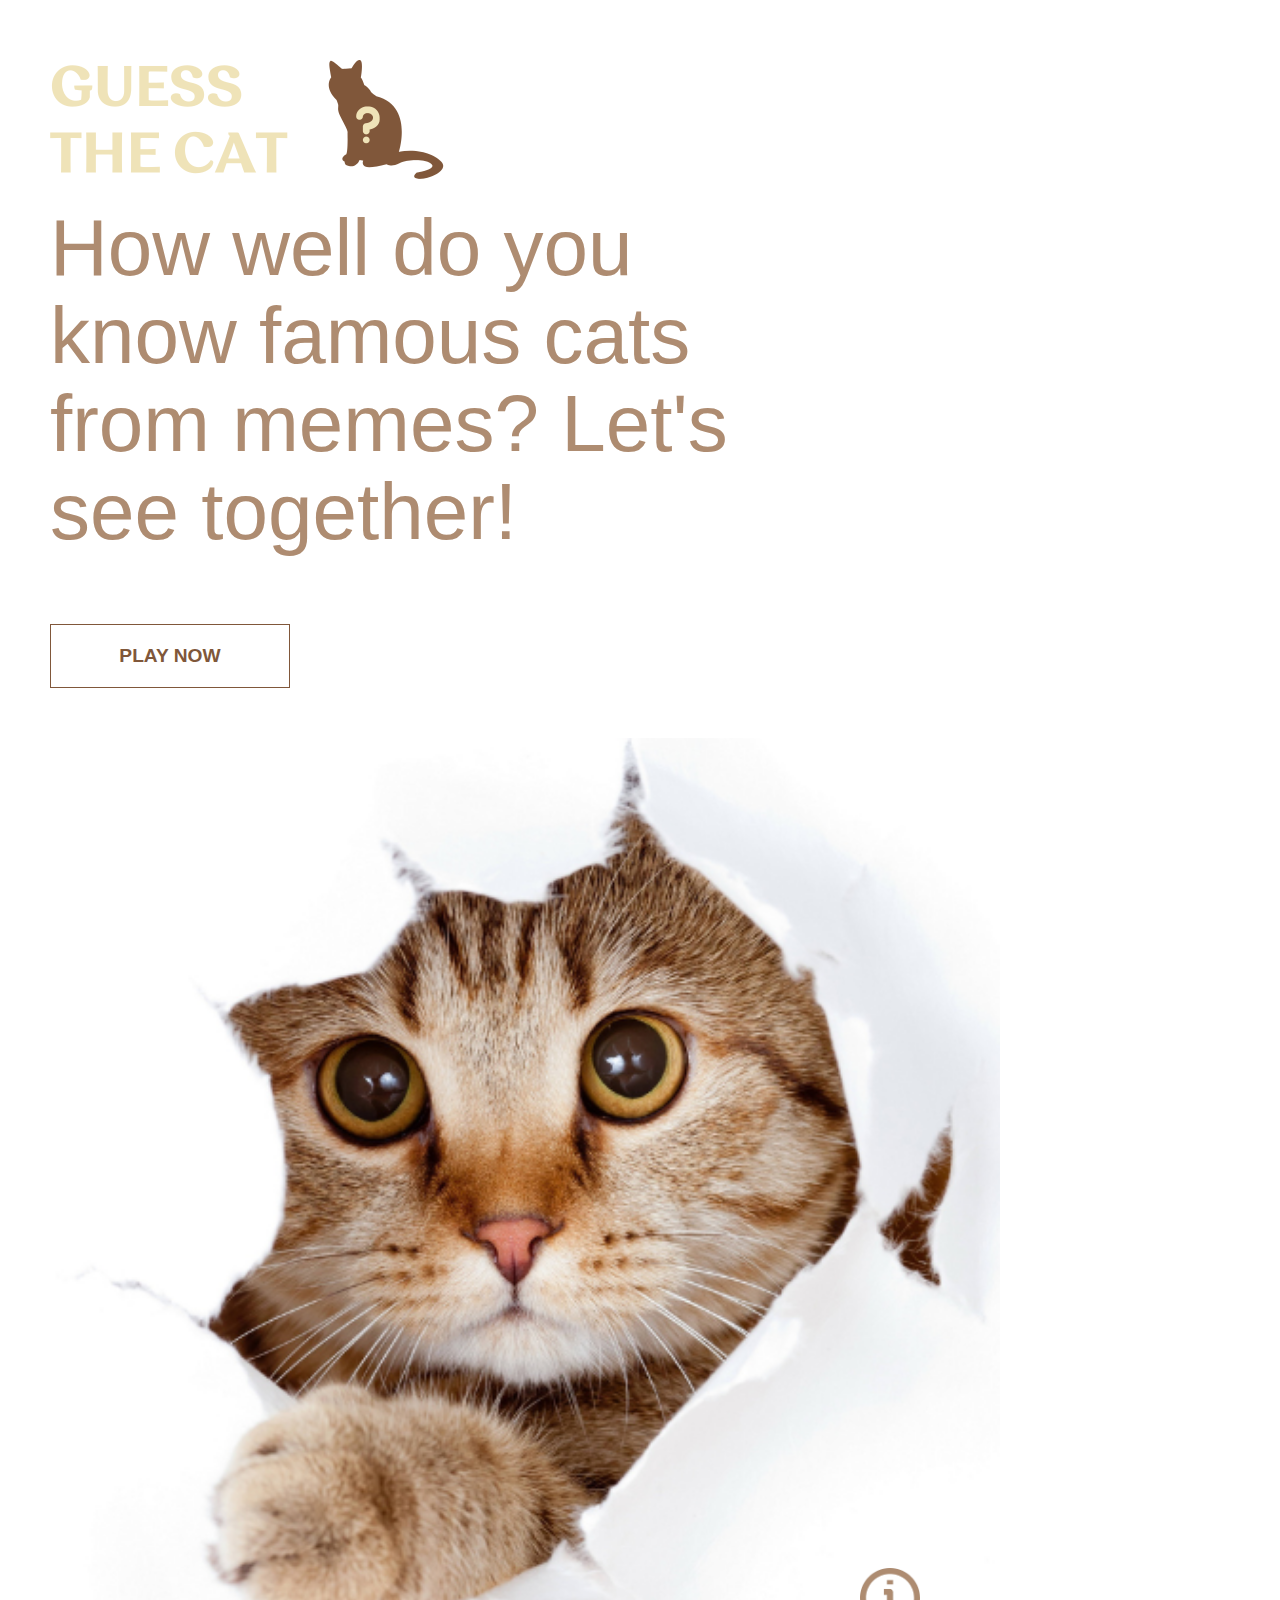
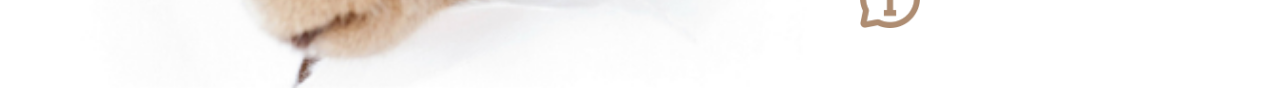
<file: index.html>
<!DOCTYPE html>
<html lang="en">
	<head>
		<meta charset="UTF-8" />
		<meta name="viewport" content="width=device-width, initial-scale=1.0" />
		<title>Document</title>
		<link rel="stylesheet" href="style.css" />
	</head>
	<body>
		<div class="container">
			<div class="left-div">
				<div class="logo-div">
					<a href="index.html"
						><img src="resources/logo.png" alt="" class="logo"
					/></a>
				</div>

				<div class="welcome-div">
					<p class="welcome-title">
						How well do you know famous cats from memes? Let's see together!
					</p>
					<a href="game.html"><button class="welcome-btn">PLAY NOW</button></a>
				</div>
			</div>

			<div class="right-div">
				<div class="cat-div">
					<img src="resources/mainpagekit.png" alt="" class="cat" />
					<div class="info-div">
						<a href="credits.html"><img src="resources/information.png" alt="" class="info" /></a>
					</div>
				</div>
			</div>
		</div>
	</body>
</html>
</file>
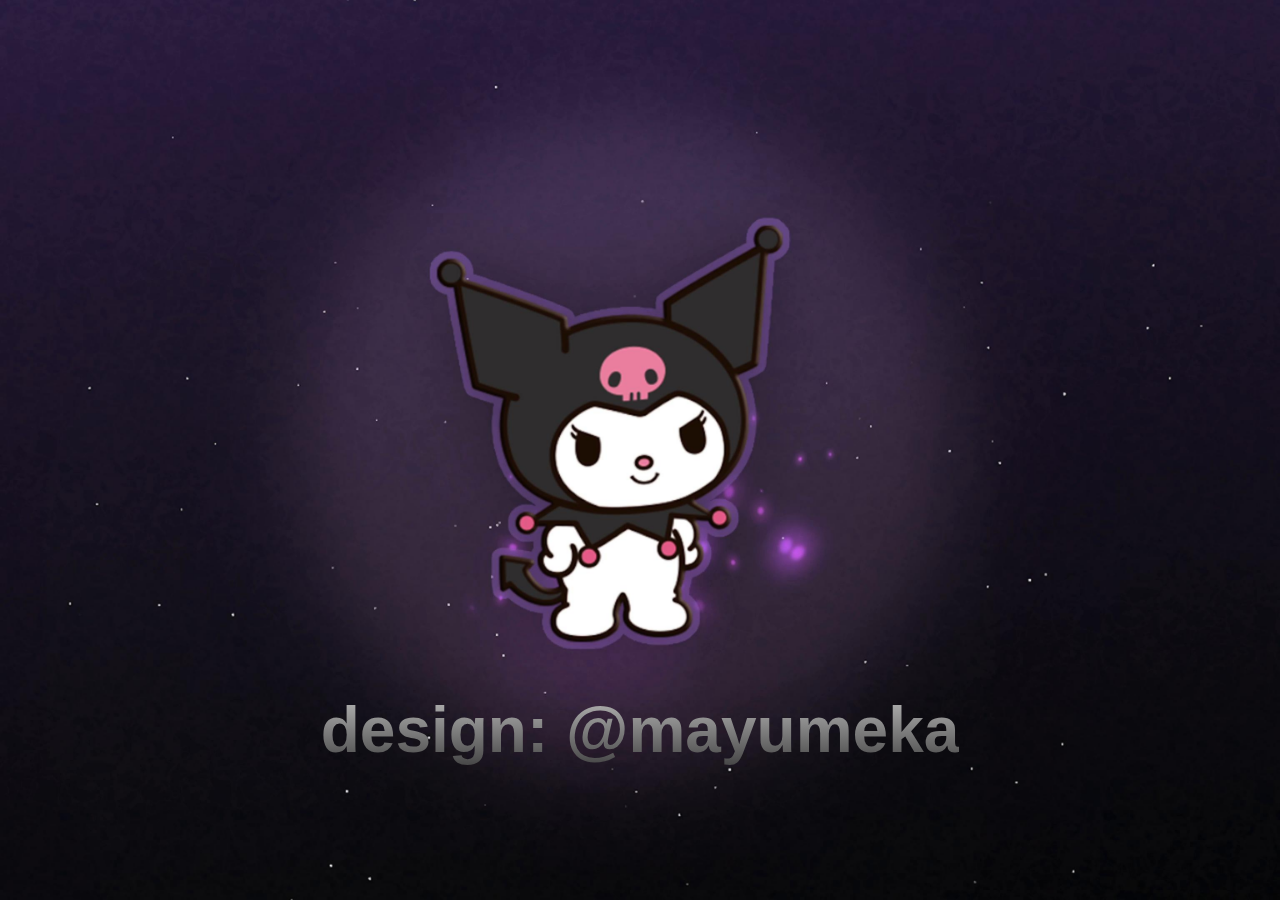
<file: credits.html>
<!DOCTYPE html>
<html lang="en">
	<head>
		<meta charset="UTF-8" />
		<meta name="viewport" content="width=device-width, initial-scale=1.0" />
		<title>Document</title>
		<style>
			body {
				background-image: url("resources/mayumeka.jpg");
				background-position: center;
				background-size: cover;
				background-repeat: no-repeat;
				margin: 0;
				height: 100vh;
				display: flex;
				justify-content: center;
				align-items: center;
				font-family: Arial, Helvetica, sans-serif;
			}
			.credits {
				margin-top: 35rem;
				text-align: center;
				background: linear-gradient(
					to bottom,
					#ffffff,
					#000000
				); /* Gradient from white to black */
				background-clip: text;
				-webkit-background-clip: text; /* Clip background to text */
				-webkit-text-fill-color: transparent; /* Make text color transparent so background shows */
				font-size: 2rem; /* Adjust font size if needed */
			}
		</style>
	</head>
	<body>
		<div class="credits">
			<h1>design: @mayumeka</h1>
		</div>
	</body>
</html>
</file>
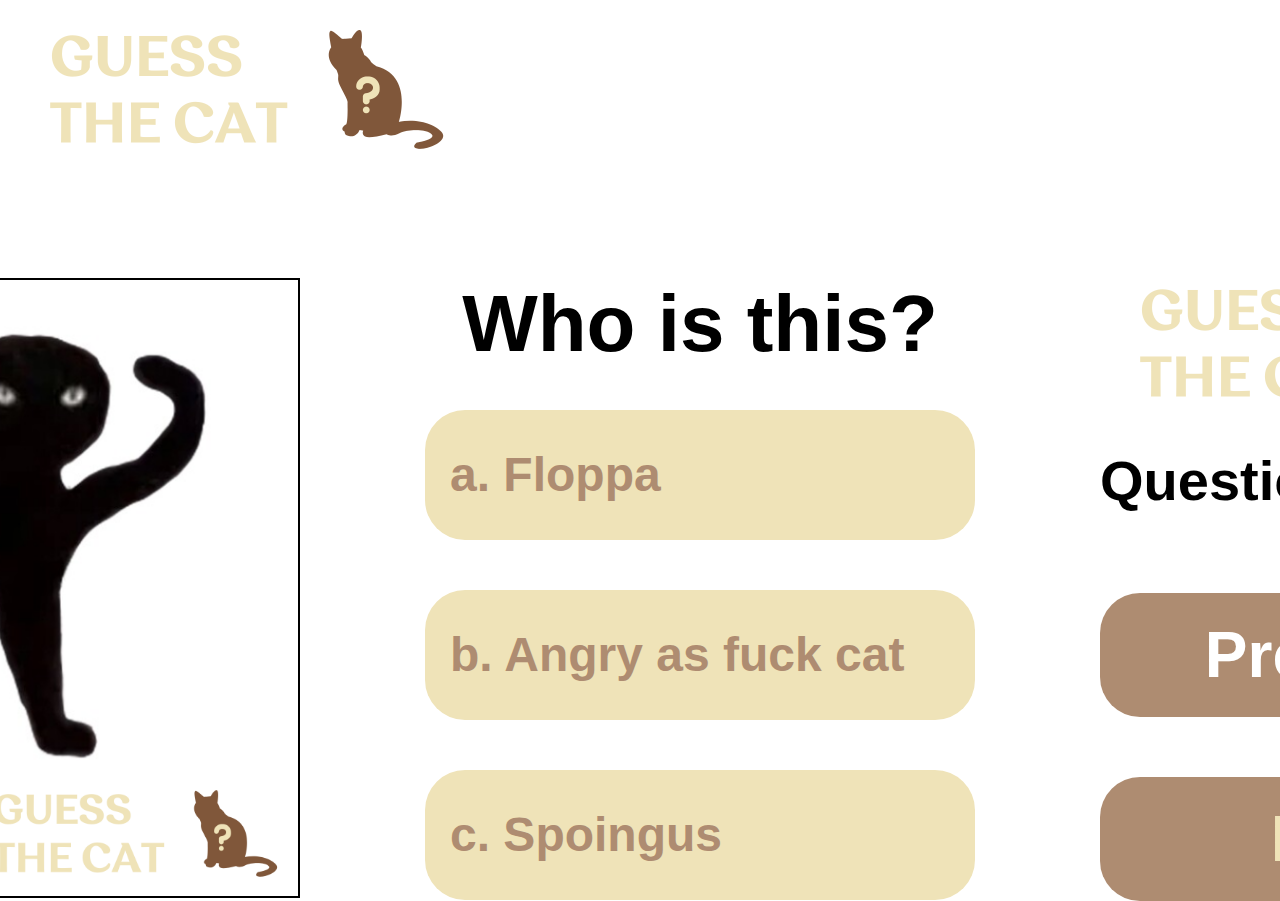
<file: game.html>
<!DOCTYPE html>
<html lang="en">
<head>
    <meta charset="UTF-8" />
    <meta name="viewport" content="width=device-width, initial-scale=1.0" />
    <title>Guess The Cat</title>
    <link rel="stylesheet" href="game.css" />
</head>
<body>
    <div class="header-div">
        <div class="logo-div">
            <a href="index.html">
                <img src="resources/logo.png" alt="" class="logo" />
            </a>
        </div>
    </div>
    <div class="container">
        <div class="game-div">
            <div class="image-div">
                <img src="" alt="Question Image" class="image" />
                <div class="image-logo-div">
                    <img src="resources/logo.png" alt="" class="image-logo" />
                </div>
            </div>
            <div class="game-answers-div">
                <div class="question">
                    <p class="question-title">Who is this?</p>
                </div>
                <div class="answers-div">
                    <button class="option-a">a. Floppa</button>
                    <button class="option-b">b. Bingus</button>
                    <button class="option-c">c. Spoingus</button>
                </div>
            </div>
            <div class="third-div">
                <div class="third-logo-div">
                    <a href="index.html">
                        <img src="resources/logo.png" alt="" class="third-logo" />
                    </a>
                </div>
                <div class="third-buttons-div">
                    <p class="question-count">
                        Question <span class="count">1/10</span>
                    </p>
                    <button class="previous third-btn">Previous</button>
                    <button class="next third-btn">Next</button>
                </div>
            </div>
        </div>
    </div>

    <div class="results-div" style="display: none">
        <h1>Results</h1>
        <p class="score"></p>
        <button class="restart-btn">Restart</button>
    </div>

    <div class="answered-questions-div" style="display: none">
        <h1>Questions Answered</h1>
        <p class="answered"></p>
        <button class="final-results-btn">View Final Results</button>
    </div>

    <!-- Audio element -->
    <audio id="meowSound" src="resources/meow.mp3"></audio>

    <script src="script.js"></script>
</body>
</html>
</file>
<file: style.css>
:root {
	--light-brown: #ae8c71;
	--light-yellow: #efe3b8;
	--medium-brown: #80573a;
	--black: #000000;
	--white: #ffffff;
	--dark-brown: #422315;
}

* {
	padding: 0;
	margin: 0;
	box-sizing: border-box;
}

body {
	font-family: Arial, Helvetica, sans-serif;
}

.logo-div {
	width: 400px;
}

.logo {
	width: 100%;
}

.welcome-div {
	font-size: 5rem;
	max-width: 700px;
	line-height: 1.1em;
}

.welcome-title {
	color: var(--light-brown);
	margin-bottom: 35px;
}

.welcome-btn {
	background: transparent;
	border: 1px solid var(--medium-brown);
	color: var(--medium-brown);
	padding: 20px;
	width: 240px;
	font-size: 1.2rem;
	font-weight: bold;
	cursor: pointer;
}

.cat-div {
	width: 950px;
	position: relative;
}

.cat {
	width: 100%;
}

.info-div {
	position: absolute;
	right: 80px;
	bottom: 60px;
	width: 60px;
}

.info {
	width: 100%;
}

.container {
	display: flex;
	flex-wrap: wrap;
	justify-content: space-between;
	margin: 0 50px;
	max-width: 2000px;
}

.left-div {
	display: flex;
	flex-direction: column;
	justify-content: space-between;
	margin: 50px 0;
}
</file>
<file: game.css>
:root {
	--light-brown: #ae8c71;
	--light-yellow: #efe3b8;
	--medium-brown: #80573a;
	--black: #000000;
	--white: #ffffff;
	--dark-brown: #422315;
}

* {
	margin: 0;
	padding: 0;
	box-sizing: border-box;
}

body {
	font-family: Arial, Helvetica, sans-serif;
}

.logo-div {
 margin-left: 50px;
 margin-top: 20px;
}

.container {
	display: flex;
	align-items: center;
	justify-content: space-between;
 flex-direction: row;
 gap: 100px;
 place-content: center;
 margin-top: 100px;
}

.game-div {
 display: flex;
 align-items: center;
 justify-content: center;
 gap: 100px;
}

.game-answers-div {
	width: 600px;
	height: 620px;
}

.logo-div {
	width: 400px;
}

.logo {
	width: 100%;
}

.image-div {
	border: 2px solid black;
	vertical-align: bottom;
	height: 620px;
	width: 600px;
	display: flex;
	flex-direction: column;
}

.image {
	width: 80%;
	height: 80%;
	align-self: center;
}

.image-logo-div {
	text-align: right;
	margin-top: 20px;
	width: 580px;
}

.image-logo {
	width: 50%;
}

.question-title {
	font-size: 5rem;
	font-weight: bold;
	text-align: center;
	margin-bottom: 40px;
}

.answers-div {
	display: flex;
	flex-direction: column;
	align-items: center;
 justify-content: center;
	gap: 50px;
}

.answers-div button {
	display: inline-block;
	border: none;
	background-color: var(--light-yellow);
	cursor: pointer;
	padding: 25px;
	width: 550px;
	height: 130px;
	text-align-last: left;
	font-weight: bold;
	font-size: 3rem;
	color: var(--light-brown);
	border-radius: 40px;
	vertical-align: bottom;
}

.third-div {
 display: flex;
 flex-direction: column;
 align-items: center;
 justify-content: center;
}

.third-buttons-div {
	display: flex;
	flex-direction: column;
	gap: 50px;

}

.question-count {
	margin-top: 20px;
	font-size: 3.5rem;
	font-weight: bold;
	margin-bottom: 20px;
}

.third-btn {
	display: block;
	padding: 25px;
	border: none;
	font-size: 4rem;
	text-align: center;
	background-color: var(--light-brown);
	color: #efe3b8;
	font-weight: bold;
	border-radius: 40px;
	width: 480px;
 cursor: pointer;
	margin-top: 10px;

}
</file>
